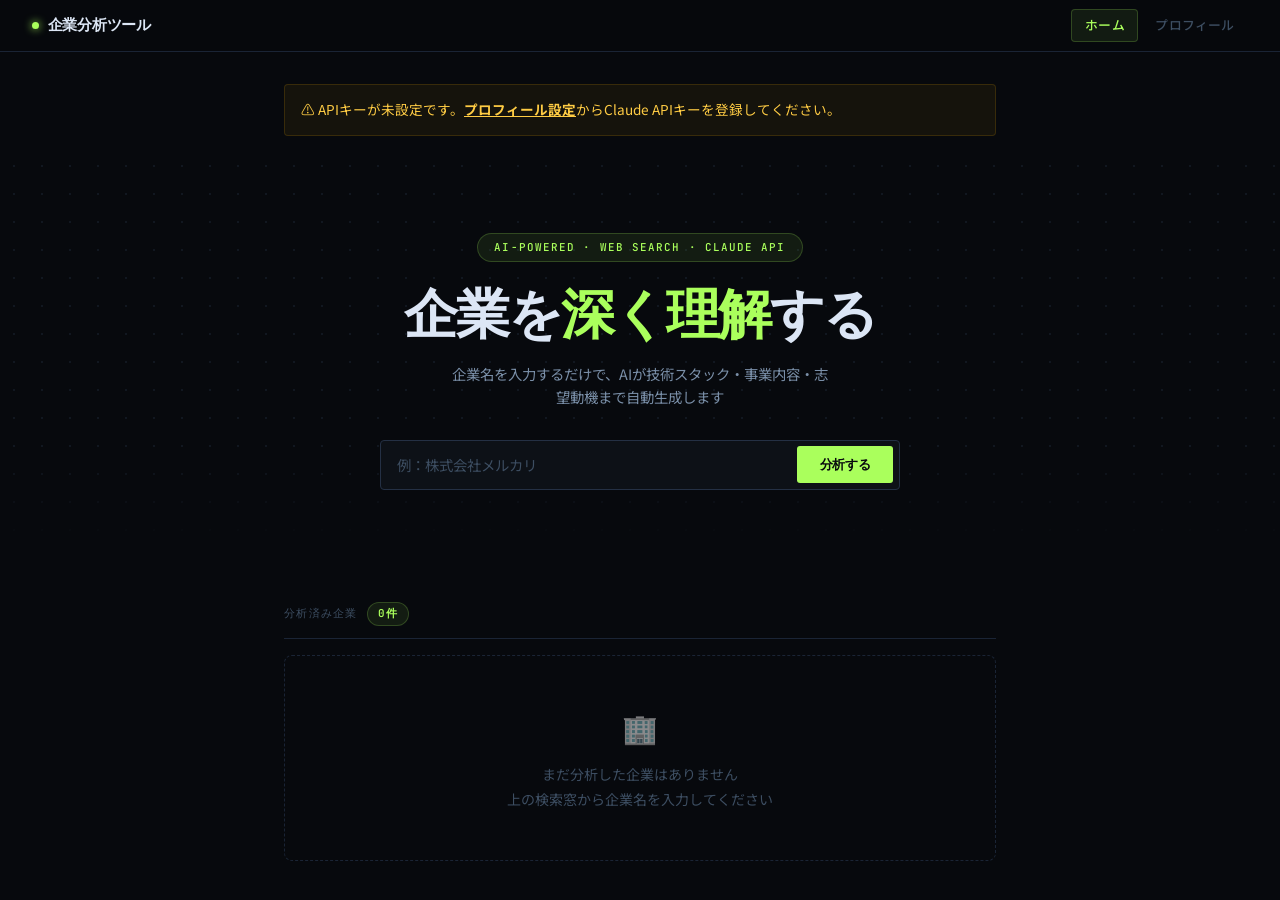
<file: analysis.html>
<!DOCTYPE html>
<html lang="ja">
<head>
  <meta charset="UTF-8">
  <meta name="viewport" content="width=device-width, initial-scale=1.0">
  <title>企業分析 - 企業分析ツール</title>
  <link rel="preconnect" href="https://fonts.googleapis.com">
  <link rel="preconnect" href="https://fonts.gstatic.com" crossorigin>
  <link href="https://fonts.googleapis.com/css2?family=Syne:wght@400;600;700;800&family=JetBrains+Mono:wght@400;500&family=Noto+Sans+JP:wght@300;400;500;700&display=swap" rel="stylesheet">
  <link rel="stylesheet" href="css/style.css">
  <link rel="icon" href="company.ico">
  <link rel="apple-touch-icon" href="company.ico">
</head>
<body>
  <nav>
    <a href="index.html" class="brand">
      <span class="brand-dot"></span>企業分析ツール
    </a>
    <div class="nav-links">
      <a href="index.html">ホーム</a>
      <a href="profile.html">プロフィール</a>
    </div>
  </nav>

  <div class="page-header">
    <a href="index.html" class="back-link">← 企業一覧へ</a>
    <div class="page-title-row">
      <h1 id="company-title">読み込み中...</h1>
      <button id="reanalyze-btn" class="btn btn-secondary" style="display:none">再分析</button>
    </div>
  </div>

  <div class="container" style="padding-top:0">

    <!-- ローディング -->
    <div id="view-loading" class="card" style="display:none">
      <div class="loading">
        <div class="spinner"></div>
        <div class="loading-text" id="loading-msg">企業情報を収集中...</div>
      </div>
    </div>

    <!-- エラー -->
    <div id="view-error" class="card" style="display:none">
      <div class="alert alert-warning" id="error-msg"></div>
      <button id="retry-btn" class="btn btn-primary">再試行</button>
    </div>

    <!-- 結果 -->
    <div id="view-result" style="display:none">

      <!-- 企業情報 -->
      <div class="card">
        <h2>企業情報</h2>

        <div class="result-section">
          <div class="result-label">技術スタック・開発環境</div>
          <div class="result-content" id="r-tech"></div>
        </div>

        <hr class="divider">

        <div class="result-section">
          <div class="result-label">事業内容・実績</div>
          <div class="result-content" id="r-biz"></div>
        </div>

        <hr class="divider">

        <div class="result-section">
          <div class="result-label">企業文化・特徴</div>
          <div class="result-content" id="r-culture"></div>
        </div>
      </div>

      <!-- マッチング -->
      <div class="card">
        <h2>マッチング分析</h2>
        <div class="result-content" id="r-matching"></div>
      </div>

      <!-- 志望動機 -->
      <div class="card">
        <h2>志望動機ドラフト</h2>
        <div class="motivation-box">
          <div class="motivation-text" id="r-motivation"></div>
          <button class="btn btn-primary copy-btn" id="copy-btn">コピー</button>
        </div>
      </div>

      <!-- 自己PR -->
      <div class="card">
        <h2>自己PRドラフト</h2>
        <div class="motivation-box">
          <div class="motivation-text" id="r-selfpr"></div>
          <button class="btn btn-primary copy-btn" id="copy-selfpr-btn">コピー</button>
        </div>
      </div>

      <!-- メモ -->
      <div class="card">
        <h2>メモ</h2>
        <div id="notes-list" class="notes-list"></div>
        <div class="note-input-group">
          <input type="text" id="note-input" placeholder="メモを入力...">
          <button class="btn btn-secondary" id="add-note-btn">追加</button>
        </div>
      </div>

    </div>
  </div>

  <script src="js/storage.js"></script>
  <script src="js/api.js"></script>
  <script src="js/analysis.js"></script>
</body>
</html>
</file>
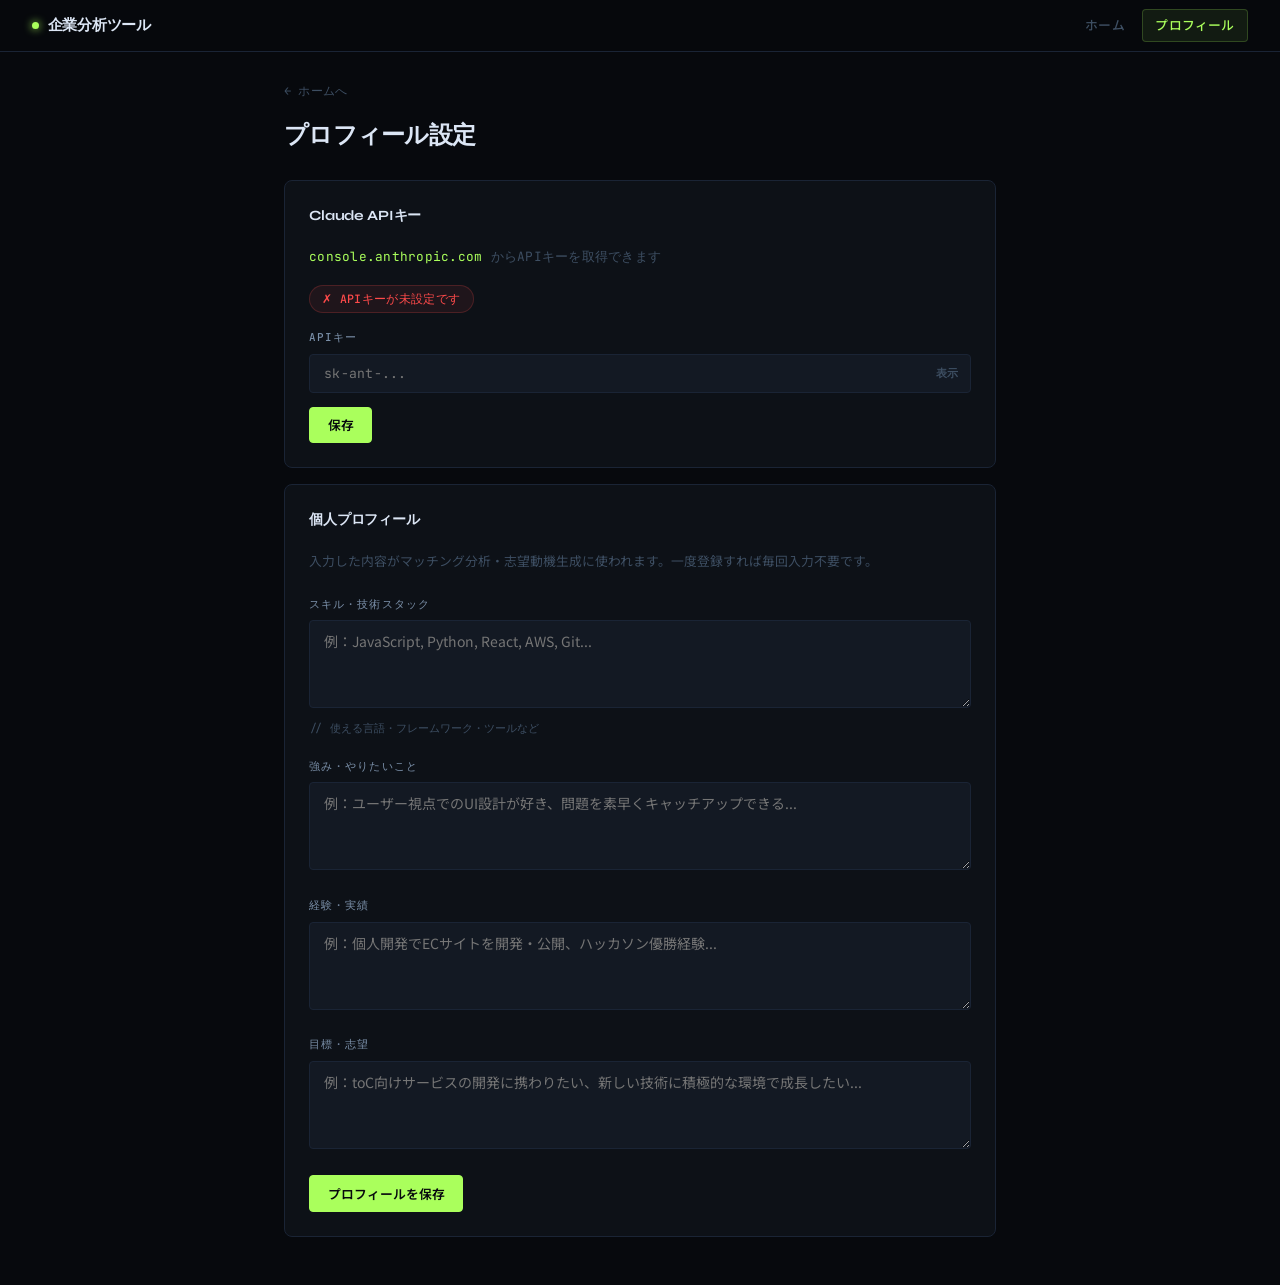
<file: profile.html>
<!DOCTYPE html>
<html lang="ja">
<head>
  <meta charset="UTF-8">
  <meta name="viewport" content="width=device-width, initial-scale=1.0">
  <title>プロフィール設定 - 企業分析ツール</title>
  <link rel="preconnect" href="https://fonts.googleapis.com">
  <link rel="preconnect" href="https://fonts.gstatic.com" crossorigin>
  <link href="https://fonts.googleapis.com/css2?family=Syne:wght@400;600;700;800&family=JetBrains+Mono:wght@400;500&family=Noto+Sans+JP:wght@300;400;500;700&display=swap" rel="stylesheet">
  <link rel="stylesheet" href="css/style.css">
  <link rel="icon" href="company.ico">
  <link rel="apple-touch-icon" href="company.ico">
</head>
<body>
  <nav>
    <a href="index.html" class="brand">
      <span class="brand-dot"></span>企業分析ツール
    </a>
    <div class="nav-links">
      <a href="index.html">ホーム</a>
      <a href="profile.html" class="active">プロフィール</a>
    </div>
  </nav>

  <div class="page-header">
    <a href="index.html" class="back-link">← ホームへ</a>
    <div class="page-title-row">
      <h1>プロフィール設定</h1>
    </div>
  </div>

  <div class="container" style="padding-top:0">

    <!-- APIキー -->
    <div class="card">
      <h2>Claude APIキー</h2>
      <p style="font-size:0.8rem; color:var(--text-muted); margin-bottom:1rem; font-family:'JetBrains Mono',monospace; letter-spacing:0.02em;">
        <a href="https://console.anthropic.com/settings/keys" target="_blank" rel="noopener" style="color:var(--accent); text-decoration:none;">console.anthropic.com</a>
        からAPIキーを取得できます
      </p>

      <div id="key-status" style="margin-bottom:1rem"></div>

      <div class="form-group" style="margin-bottom:0.875rem">
        <label for="api-key-input">APIキー</label>
        <div class="api-key-wrap">
          <input type="password" id="api-key-input" placeholder="sk-ant-..." autocomplete="off">
          <button class="toggle-vis" id="toggle-vis-btn">表示</button>
        </div>
      </div>
      <button class="btn btn-primary" id="save-key-btn">保存</button>
    </div>

    <!-- プロフィール -->
    <div class="card">
      <h2>個人プロフィール</h2>
      <p style="font-size:0.8rem; color:var(--text-muted); margin-bottom:1.5rem;">
        入力した内容がマッチング分析・志望動機生成に使われます。一度登録すれば毎回入力不要です。
      </p>

      <div class="form-group">
        <label for="skills">スキル・技術スタック</label>
        <textarea id="skills" placeholder="例：JavaScript, Python, React, AWS, Git..."></textarea>
        <div class="form-hint">// 使える言語・フレームワーク・ツールなど</div>
      </div>

      <div class="form-group">
        <label for="strengths">強み・やりたいこと</label>
        <textarea id="strengths" placeholder="例：ユーザー視点でのUI設計が好き、問題を素早くキャッチアップできる..."></textarea>
      </div>

      <div class="form-group">
        <label for="experiences">経験・実績</label>
        <textarea id="experiences" placeholder="例：個人開発でECサイトを開発・公開、ハッカソン優勝経験..."></textarea>
      </div>

      <div class="form-group">
        <label for="goals">目標・志望</label>
        <textarea id="goals" placeholder="例：toC向けサービスの開発に携わりたい、新しい技術に積極的な環境で成長したい..."></textarea>
      </div>

      <button class="btn btn-primary" id="save-profile-btn">プロフィールを保存</button>
    </div>

  </div>

  <script src="js/storage.js"></script>
  <script src="js/profile.js"></script>
</body>
</html>
</file>
<file: css/style.css>
@import url('https://fonts.googleapis.com/css2?family=Syne:wght@400;600;700;800&family=JetBrains+Mono:wght@400;500&family=Noto+Sans+JP:wght@300;400;500;700&display=swap');

:root {
  --bg: #07090D;
  --surface: #0D1117;
  --surface-2: #131923;
  --border: #1A2435;
  --border-mid: #243044;
  --accent: #AAFF5C;
  --accent-dim: rgba(170, 255, 92, 0.08);
  --accent-glow: rgba(170, 255, 92, 0.18);
  --blue: #5B90FF;
  --text: #DCE6F5;
  --text-mid: #7A8FA8;
  --text-muted: #3D4E62;
  --danger: #FF4A4A;
  --radius: 4px;
  --radius-lg: 8px;
}

* { margin: 0; padding: 0; box-sizing: border-box; }

body {
  font-family: 'Noto Sans JP', sans-serif;
  background: var(--bg);
  color: var(--text);
  line-height: 1.6;
  min-height: 100vh;
  -webkit-font-smoothing: antialiased;
}

/* ── NAV ── */
nav {
  height: 52px;
  border-bottom: 1px solid var(--border);
  display: flex;
  align-items: center;
  justify-content: space-between;
  padding: 0 2rem;
  position: sticky;
  top: 0;
  z-index: 100;
  background: rgba(7, 9, 13, 0.9);
  backdrop-filter: blur(14px);
}

nav .brand {
  font-family: 'Syne', sans-serif;
  font-weight: 800;
  font-size: 0.95rem;
  color: var(--text);
  text-decoration: none;
  letter-spacing: -0.02em;
  display: flex;
  align-items: center;
  gap: 0.55rem;
}

.brand-dot {
  width: 7px;
  height: 7px;
  background: var(--accent);
  border-radius: 50%;
  display: inline-block;
  box-shadow: 0 0 8px var(--accent);
  flex-shrink: 0;
}

nav .nav-links { display: flex; gap: 0.2rem; }

nav .nav-links a {
  color: var(--text-muted);
  text-decoration: none;
  padding: 0.35rem 0.8rem;
  border-radius: var(--radius);
  font-size: 0.8rem;
  font-weight: 500;
  transition: all 0.15s;
  border: 1px solid transparent;
  letter-spacing: 0.01em;
}

nav .nav-links a:hover { color: var(--text); background: var(--surface-2); border-color: var(--border); }
nav .nav-links a.active {
  color: var(--accent);
  background: var(--accent-dim);
  border-color: rgba(170, 255, 92, 0.2);
}

/* ── HERO ── */
.hero {
  position: relative;
  padding: 5rem 1.5rem 3.5rem;
  text-align: center;
  overflow: hidden;
}

.hero::before {
  content: '';
  position: absolute;
  inset: 0;
  background-image: radial-gradient(circle, var(--border-mid) 1px, transparent 1px);
  background-size: 28px 28px;
  opacity: 0.35;
  pointer-events: none;
}

.hero::after {
  content: '';
  position: absolute;
  bottom: 0; left: 0; right: 0;
  height: 100px;
  background: linear-gradient(transparent, var(--bg));
  pointer-events: none;
}

.hero-eyebrow {
  position: relative;
  z-index: 1;
  display: inline-flex;
  align-items: center;
  gap: 0.5rem;
  font-family: 'JetBrains Mono', monospace;
  font-size: 0.68rem;
  font-weight: 500;
  color: var(--accent);
  letter-spacing: 0.1em;
  text-transform: uppercase;
  margin-bottom: 1.5rem;
  background: var(--accent-dim);
  border: 1px solid rgba(170, 255, 92, 0.2);
  padding: 0.3rem 1rem;
  border-radius: 50px;
}

.hero h1 {
  position: relative;
  z-index: 1;
  font-family: 'Syne', sans-serif;
  font-size: clamp(2.2rem, 5vw, 3.4rem);
  font-weight: 800;
  line-height: 1.1;
  letter-spacing: -0.035em;
  margin-bottom: 1rem;
}

.hero h1 .hl { color: var(--accent); }

.hero p {
  position: relative;
  z-index: 1;
  color: var(--text-mid);
  font-size: 0.9rem;
  max-width: 380px;
  margin: 0 auto;
}

/* ── SEARCH ── */
.search-box {
  max-width: 520px;
  margin: 2rem auto 0;
  position: relative;
  z-index: 1;
}

.search-group {
  display: flex;
  align-items: center;
  background: var(--surface);
  border: 1px solid var(--border-mid);
  border-radius: var(--radius);
  padding: 0.35rem 0.35rem 0.35rem 1rem;
  transition: border-color 0.2s, box-shadow 0.2s;
}

.search-group:focus-within {
  border-color: var(--accent);
  box-shadow: 0 0 0 3px var(--accent-glow);
}

.search-group input {
  flex: 1;
  border: none;
  outline: none;
  font-size: 0.9rem;
  color: var(--text);
  background: transparent;
  font-family: 'Noto Sans JP', sans-serif;
  min-width: 0;
}

.search-group input::placeholder { color: var(--text-muted); }

.btn-search {
  background: var(--accent);
  color: #07090D;
  border: none;
  padding: 0.58rem 1.4rem;
  border-radius: calc(var(--radius) - 1px);
  font-size: 0.83rem;
  font-weight: 700;
  cursor: pointer;
  transition: all 0.15s;
  white-space: nowrap;
  flex-shrink: 0;
  font-family: 'Syne', sans-serif;
  letter-spacing: -0.01em;
}

.btn-search:hover { background: #C2FF7A; box-shadow: 0 0 18px var(--accent-glow); }
.btn-search:disabled { opacity: 0.35; cursor: not-allowed; }

/* ── LAYOUT ── */
.container {
  max-width: 760px;
  margin: 0 auto;
  padding: 2rem 1.5rem;
}

.page-header {
  max-width: 760px;
  margin: 0 auto;
  padding: 1.5rem 1.5rem 0;
}

/* ── SECTION ── */
.section { margin-top: 1.5rem; }

.section-title {
  display: flex;
  align-items: center;
  gap: 0.6rem;
  font-family: 'JetBrains Mono', monospace;
  font-size: 0.66rem;
  font-weight: 500;
  letter-spacing: 0.12em;
  text-transform: uppercase;
  color: var(--text-muted);
  margin-bottom: 1rem;
  padding-bottom: 0.75rem;
  border-bottom: 1px solid var(--border);
}

/* ── COMPANY LIST ── */
.company-list { display: flex; flex-direction: column; gap: 2px; }

.company-card {
  background: var(--surface);
  border: 1px solid var(--border);
  border-radius: var(--radius);
  padding: 1rem 1.25rem;
  display: flex;
  align-items: center;
  justify-content: space-between;
  cursor: pointer;
  transition: all 0.15s;
  text-decoration: none;
  color: var(--text);
  position: relative;
  overflow: hidden;
}

.company-card::before {
  content: '';
  position: absolute;
  left: 0; top: 0; bottom: 0;
  width: 2px;
  background: var(--accent);
  transform: scaleY(0);
  transform-origin: bottom;
  transition: transform 0.2s ease;
}

.company-card:hover { background: var(--surface-2); border-color: var(--border-mid); }
.company-card:hover::before { transform: scaleY(1); }

.company-card .name {
  font-family: 'Syne', sans-serif;
  font-weight: 700;
  font-size: 0.88rem;
  letter-spacing: -0.01em;
}

.company-card .date {
  font-family: 'JetBrains Mono', monospace;
  font-size: 0.68rem;
  color: var(--text-muted);
  margin-top: 0.2rem;
}

.company-card .arrow {
  color: var(--text-muted);
  font-size: 1rem;
  transition: transform 0.15s, color 0.15s;
}

.company-card:hover .arrow { color: var(--accent); transform: translateX(3px); }

/* ── CARD ── */
.card {
  background: var(--surface);
  border-radius: var(--radius-lg);
  padding: 1.5rem;
  border: 1px solid var(--border);
  margin-bottom: 1rem;
  animation: fadeUp 0.3s ease both;
}

.card h2 {
  font-family: 'Syne', sans-serif;
  font-size: 0.88rem;
  font-weight: 700;
  margin-bottom: 1.25rem;
  letter-spacing: -0.01em;
  color: var(--text);
}

@keyframes fadeUp {
  from { opacity: 0; transform: translateY(6px); }
  to { opacity: 1; transform: translateY(0); }
}

/* ── BUTTONS ── */
.btn {
  display: inline-flex;
  align-items: center;
  gap: 0.35rem;
  padding: 0.48rem 1.1rem;
  border-radius: var(--radius);
  font-size: 0.8rem;
  font-weight: 600;
  cursor: pointer;
  transition: all 0.15s;
  border: 1px solid transparent;
  text-decoration: none;
  font-family: 'Noto Sans JP', sans-serif;
}

.btn-primary { background: var(--accent); color: #07090D; border-color: var(--accent); }
.btn-primary:hover { background: #C2FF7A; box-shadow: 0 0 14px var(--accent-glow); }

.btn-secondary { background: transparent; color: var(--text-mid); border-color: var(--border-mid); }
.btn-secondary:hover { background: var(--surface-2); color: var(--text); }

/* ── ALERT ── */
.alert {
  padding: 0.875rem 1rem;
  border-radius: var(--radius);
  font-size: 0.85rem;
  margin-bottom: 1rem;
}

.alert-warning {
  background: rgba(255, 180, 0, 0.06);
  color: #FFCC44;
  border: 1px solid rgba(255, 180, 0, 0.15);
}

.alert a { color: inherit; font-weight: 700; }

/* ── FORMS ── */
.form-group { margin-bottom: 1.25rem; }

.form-group label {
  display: block;
  font-family: 'JetBrains Mono', monospace;
  font-size: 0.68rem;
  font-weight: 500;
  letter-spacing: 0.1em;
  text-transform: uppercase;
  color: var(--text-mid);
  margin-bottom: 0.45rem;
}

.form-group input,
.form-group textarea {
  width: 100%;
  padding: 0.625rem 0.875rem;
  background: var(--surface-2);
  border: 1px solid var(--border);
  border-radius: var(--radius);
  font-size: 0.875rem;
  color: var(--text);
  font-family: 'Noto Sans JP', sans-serif;
  transition: border-color 0.15s, box-shadow 0.15s;
}

.form-group input:focus,
.form-group textarea:focus {
  outline: none;
  border-color: var(--accent);
  box-shadow: 0 0 0 3px var(--accent-glow);
}

.form-group textarea { resize: vertical; min-height: 88px; }
.form-hint { font-family: 'JetBrains Mono', monospace; font-size: 0.7rem; color: var(--text-muted); margin-top: 0.3rem; }

/* ── API KEY ── */
.api-key-wrap { position: relative; }

.api-key-wrap input {
  padding-right: 4.5rem;
  font-family: 'JetBrains Mono', monospace;
  font-size: 0.82rem;
  letter-spacing: 0.02em;
}

.toggle-vis {
  position: absolute;
  right: 0.75rem;
  top: 50%;
  transform: translateY(-50%);
  background: none;
  border: none;
  cursor: pointer;
  color: var(--text-muted);
  font-size: 0.7rem;
  font-weight: 600;
  font-family: 'JetBrains Mono', monospace;
  letter-spacing: 0.05em;
  text-transform: uppercase;
}
.toggle-vis:hover { color: var(--accent); }

/* ── RESULT SECTIONS ── */
.result-section { margin-bottom: 1.5rem; }
.result-section:last-child { margin-bottom: 0; }

.result-label {
  font-family: 'JetBrains Mono', monospace;
  font-size: 0.65rem;
  font-weight: 500;
  text-transform: uppercase;
  letter-spacing: 0.12em;
  color: var(--accent);
  margin-bottom: 0.6rem;
  display: flex;
  align-items: center;
  gap: 0.5rem;
}

.result-label::before {
  content: '';
  display: inline-block;
  width: 14px;
  height: 1px;
  background: var(--accent);
  opacity: 0.6;
}

.result-content {
  font-size: 0.875rem;
  line-height: 1.85;
  color: var(--text-mid);
  white-space: pre-wrap;
}

hr.divider {
  border: none;
  border-top: 1px solid var(--border);
  margin: 1.25rem 0;
}

/* ── MOTIVATION BOX ── */
.motivation-box {
  background: var(--surface-2);
  border: 1px solid rgba(170, 255, 92, 0.15);
  border-left: 3px solid var(--accent);
  border-radius: var(--radius);
  padding: 1.25rem;
  position: relative;
}

.motivation-box .motivation-text {
  font-size: 0.875rem;
  line-height: 1.9;
  color: var(--text);
  white-space: pre-wrap;
  padding-right: 5rem;
}

.copy-btn {
  position: absolute;
  top: 0.875rem;
  right: 0.875rem;
  padding: 0.28rem 0.75rem;
  font-size: 0.72rem;
}

/* ── NOTES ── */
.notes-list { display: flex; flex-direction: column; gap: 2px; margin-bottom: 0.875rem; }

.note-item {
  background: var(--surface-2);
  border: 1px solid var(--border);
  border-radius: var(--radius);
  padding: 0.625rem 0.875rem;
  font-size: 0.85rem;
  display: flex;
  justify-content: space-between;
  align-items: flex-start;
  gap: 0.75rem;
}

.note-text { flex: 1; line-height: 1.5; color: var(--text-mid); }

.note-delete {
  color: var(--text-muted);
  cursor: pointer;
  background: none;
  border: none;
  font-size: 0.8rem;
  padding: 0;
  flex-shrink: 0;
  line-height: 1;
  font-family: monospace;
  transition: color 0.12s;
}
.note-delete:hover { color: var(--danger); }

.note-input-group { display: flex; gap: 0.5rem; }

.note-input-group input {
  flex: 1;
  padding: 0.55rem 0.875rem;
  background: var(--surface-2);
  border: 1px solid var(--border);
  border-radius: var(--radius);
  font-size: 0.85rem;
  font-family: 'Noto Sans JP', sans-serif;
  color: var(--text);
  transition: border-color 0.15s;
}
.note-input-group input:focus { outline: none; border-color: var(--accent); }

/* ── LOADING ── */
.loading {
  display: flex;
  flex-direction: column;
  align-items: center;
  padding: 4rem 2rem;
  gap: 1.25rem;
}

.spinner {
  width: 34px;
  height: 34px;
  border: 2px solid var(--border-mid);
  border-top-color: var(--accent);
  border-radius: 50%;
  animation: spin 0.7s linear infinite;
}

@keyframes spin { to { transform: rotate(360deg); } }

.loading-text {
  font-family: 'JetBrains Mono', monospace;
  font-size: 0.78rem;
  color: var(--text-muted);
  letter-spacing: 0.05em;
}

/* ── BACK LINK ── */
.back-link {
  display: inline-flex;
  align-items: center;
  gap: 0.35rem;
  color: var(--text-muted);
  text-decoration: none;
  font-family: 'JetBrains Mono', monospace;
  font-size: 0.75rem;
  letter-spacing: 0.02em;
  margin-bottom: 1rem;
  transition: color 0.15s;
}
.back-link:hover { color: var(--accent); }

/* ── PAGE TITLE ROW ── */
.page-title-row {
  display: flex;
  justify-content: space-between;
  align-items: center;
  margin-bottom: 1.5rem;
}

.page-title-row h1 {
  font-family: 'Syne', sans-serif;
  font-size: 1.5rem;
  font-weight: 800;
  letter-spacing: -0.03em;
}

/* ── TAG ── */
.tag {
  display: inline-block;
  padding: 0.15rem 0.6rem;
  border-radius: 50px;
  font-size: 0.68rem;
  font-weight: 600;
  font-family: 'JetBrains Mono', monospace;
}

.tag-primary {
  background: var(--accent-dim);
  color: var(--accent);
  border: 1px solid rgba(170, 255, 92, 0.2);
}

/* ── TOAST ── */
.toast {
  position: fixed;
  bottom: 1.5rem;
  right: 1.5rem;
  background: var(--surface-2);
  color: var(--text);
  padding: 0.65rem 1.2rem;
  border-radius: var(--radius);
  font-size: 0.82rem;
  z-index: 1000;
  border: 1px solid var(--border-mid);
  box-shadow: 0 8px 32px rgba(0,0,0,0.5);
  animation: fadeUp 0.2s ease;
}

/* ── EMPTY STATE ── */
.empty-state {
  text-align: center;
  padding: 3rem 1.5rem;
  color: var(--text-muted);
  border: 1px dashed var(--border);
  border-radius: var(--radius-lg);
}

.empty-icon { font-size: 1.8rem; display: block; margin-bottom: 0.75rem; opacity: 0.6; }
.empty-state p { font-size: 0.875rem; line-height: 1.8; }

/* ── STATUS BADGE ── */
.status-badge {
  display: inline-flex;
  align-items: center;
  gap: 0.4rem;
  padding: 0.25rem 0.75rem;
  border-radius: 50px;
  font-family: 'JetBrains Mono', monospace;
  font-size: 0.72rem;
  font-weight: 500;
  letter-spacing: 0.03em;
}

.status-ok { background: rgba(170, 255, 92, 0.08); color: var(--accent); border: 1px solid rgba(170, 255, 92, 0.2); }
.status-ng { background: rgba(255, 74, 74, 0.08); color: var(--danger); border: 1px solid rgba(255, 74, 74, 0.2); }

@keyframes fadeUp {
  from { opacity: 0; transform: translateY(6px); }
  to { opacity: 1; transform: translateY(0); }
}

/* ── RESPONSIVE ── */
@media (max-width: 600px) {
  nav { padding: 0 1rem; }
  .hero { padding: 3.5rem 1rem 2.5rem; }
  .hero h1 { font-size: 2rem; }
  .container { padding: 1.5rem 1rem; }
  .page-header { padding: 1rem 1rem 0; }
  .motivation-box .motivation-text { padding-right: 0; padding-bottom: 2.75rem; }
  .copy-btn { top: auto; bottom: 0.875rem; }
}
</file>
